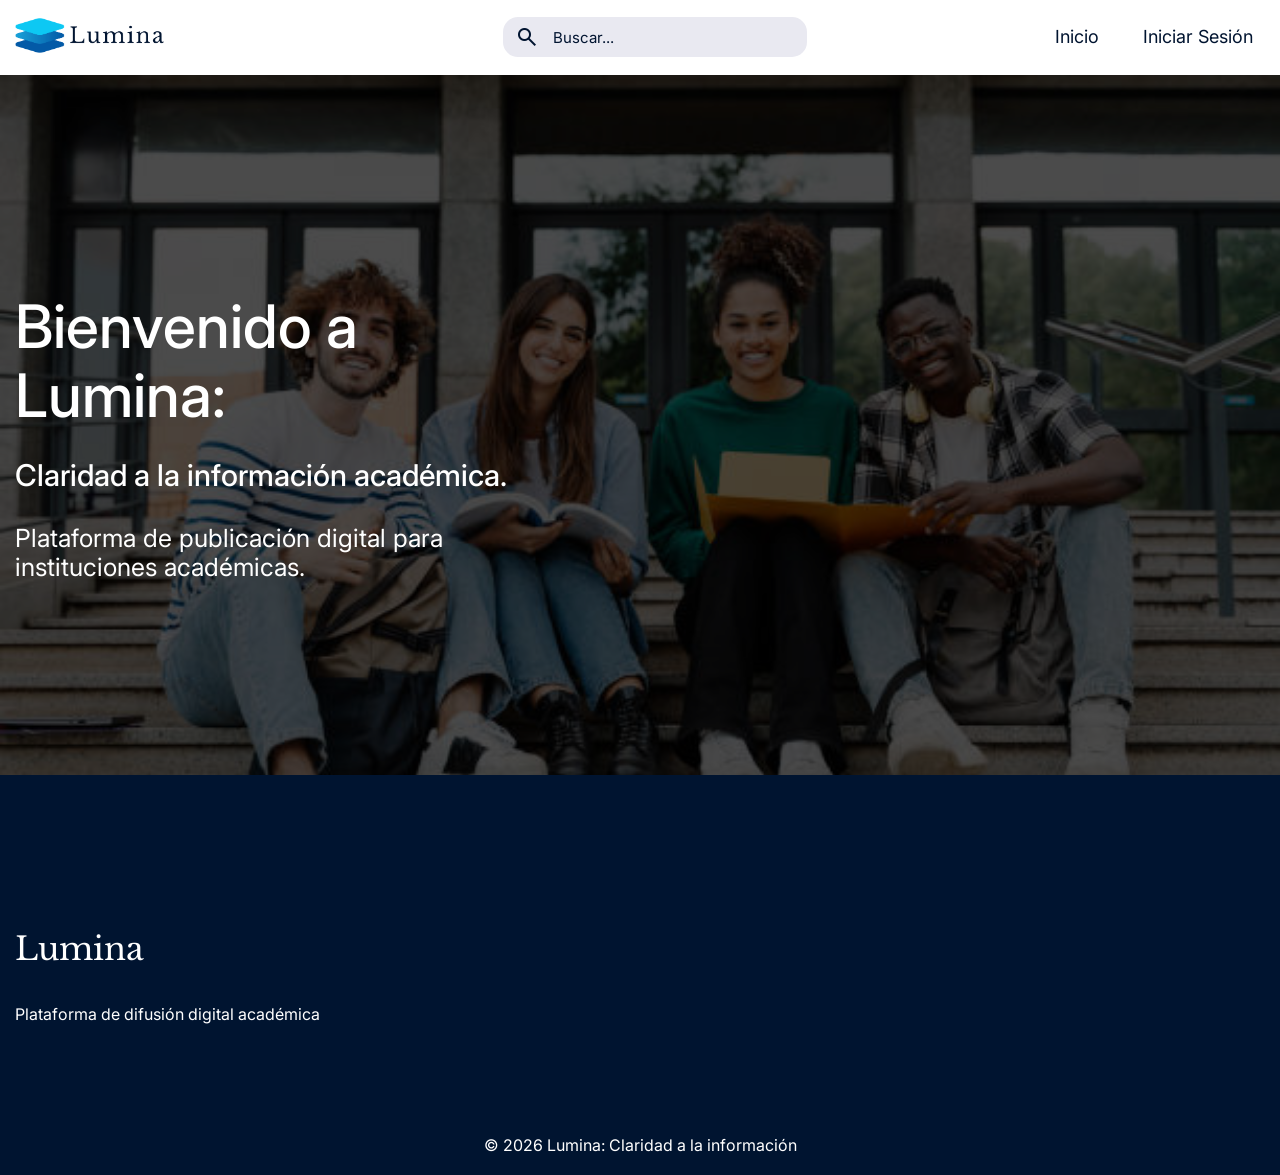
<file: frontend/index.html>
<!DOCTYPE html>
<html lang="es">
<head>
    <meta charset="UTF-8">
    <meta name="viewport" content="width=device-width, initial-scale=1.0">

    <link rel="icon" type="image/png" href="img/logo/Logo Lumina - Sin texto.png">
    <title>Lumina - Inicio</title>

    <link rel="preload" href="css/normalize.css" as="style">
    <link rel="stylesheet" href="css/normalize.css">
    <link rel="preconnect" href="https://fonts.googleapis.com">
    <link rel="preconnect" href="https://fonts.gstatic.com" crossorigin>
    <link href="https://fonts.googleapis.com/css2?family=Inter:ital,opsz,wght@0,14..32,100..900;1,14..32,100..900&family=Libre+Baskerville:ital,wght@0,400..700;1,400..700&display=swap" rel="stylesheet">  
    <link rel="stylesheet" href="https://fonts.googleapis.com/css2?family=Material+Symbols+Outlined:opsz,wght,FILL,GRAD@24,400,0,0&icon_names=search" />
    
    <link rel="preload" href="css/styles.css" as="style">
    <link rel="stylesheet" href="css/styles.css">

</head>
<body>
    <!-- Menú de Navegación -->
    <header>
        <div class="nav-bg">

            <!-- Logo -->
            <div class="logo">
                <a href="index.html">
                  <img src="img/logo/Logo Lumina (Fondo Blanco) Horizontal - Sin eslogan.png" alt="Logo de la universidad">
                </a>
            </div>
            
            <!-- Barra de búsqueda -->
            <div class="search-container">
                <span class="search-icon material-symbols-outlined">search</span>
                <input class="search" type="search" placeholder="Buscar...">
            </div>

            <nav class="nav-principal">
                <a href="index.html">Inicio</a>
                <a href="login.html">Iniciar Sesión</a>
            </nav>

        </div>
    </header>
    
    <!-- Heading --> 
    <section class="uni">
        <section class="contenido-uni">
            <div class="ubicacion">
                <h2>Bienvenido a<br>Lumina: <br><span>Claridad a la información académica.</span></h2>
                <p>Plataforma de publicación digital para<br>instituciones académicas.</p>
            </div> 
        </section>
    </section>
    
    <!-- Contenido Principal -->
    <main>
        <section class="ultimas-publi">

        </section>

        <section class="material-clases">

        </section>

        <section class="salon-fama">

        </section>

    </main>

</body>

<footer class="footer">
    <section class="contenido-footer">
        <h1>Lumina</h1>
        <p>Plataforma de difusión digital académica</p>
    </section>
    <p class="copy">© 2026 Lumina: Claridad a la información</p>
</footer>

<script>
document.addEventListener('DOMContentLoaded', () => {
    const nav = document.querySelector('.nav-principal'); // Seleccionamos tu nav actual
    const estaLogueado = localStorage.getItem('sesion_activa');

    if (estaLogueado === 'true') {
        // Si el usuario ya entró, mostramos todo
        nav.innerHTML = `
            <a href="index.html">Inicio</a>
            <a href="avisos.html">Avisos</a>
            <a href="recursos.html">Recursos</a>
            <a href="cuenta.html">Cuenta</a>
        `;

        // Lógica para el botón de salir
        document.getElementById('btn-salir').addEventListener('click', (e) => {
            e.preventDefault();
            localStorage.removeItem('sesion_activa');
            window.location.reload(); // Recarga para volver al menú de invitado
        });
    } else {
        // Si es un invitado, solo ve Inicio e Iniciar Sesión
        nav.innerHTML = `
            <a href="index.html">Inicio</a>
            <a href="login.html">Iniciar Sesión</a>
        `;
    }
});
</script>
</html>
</file>
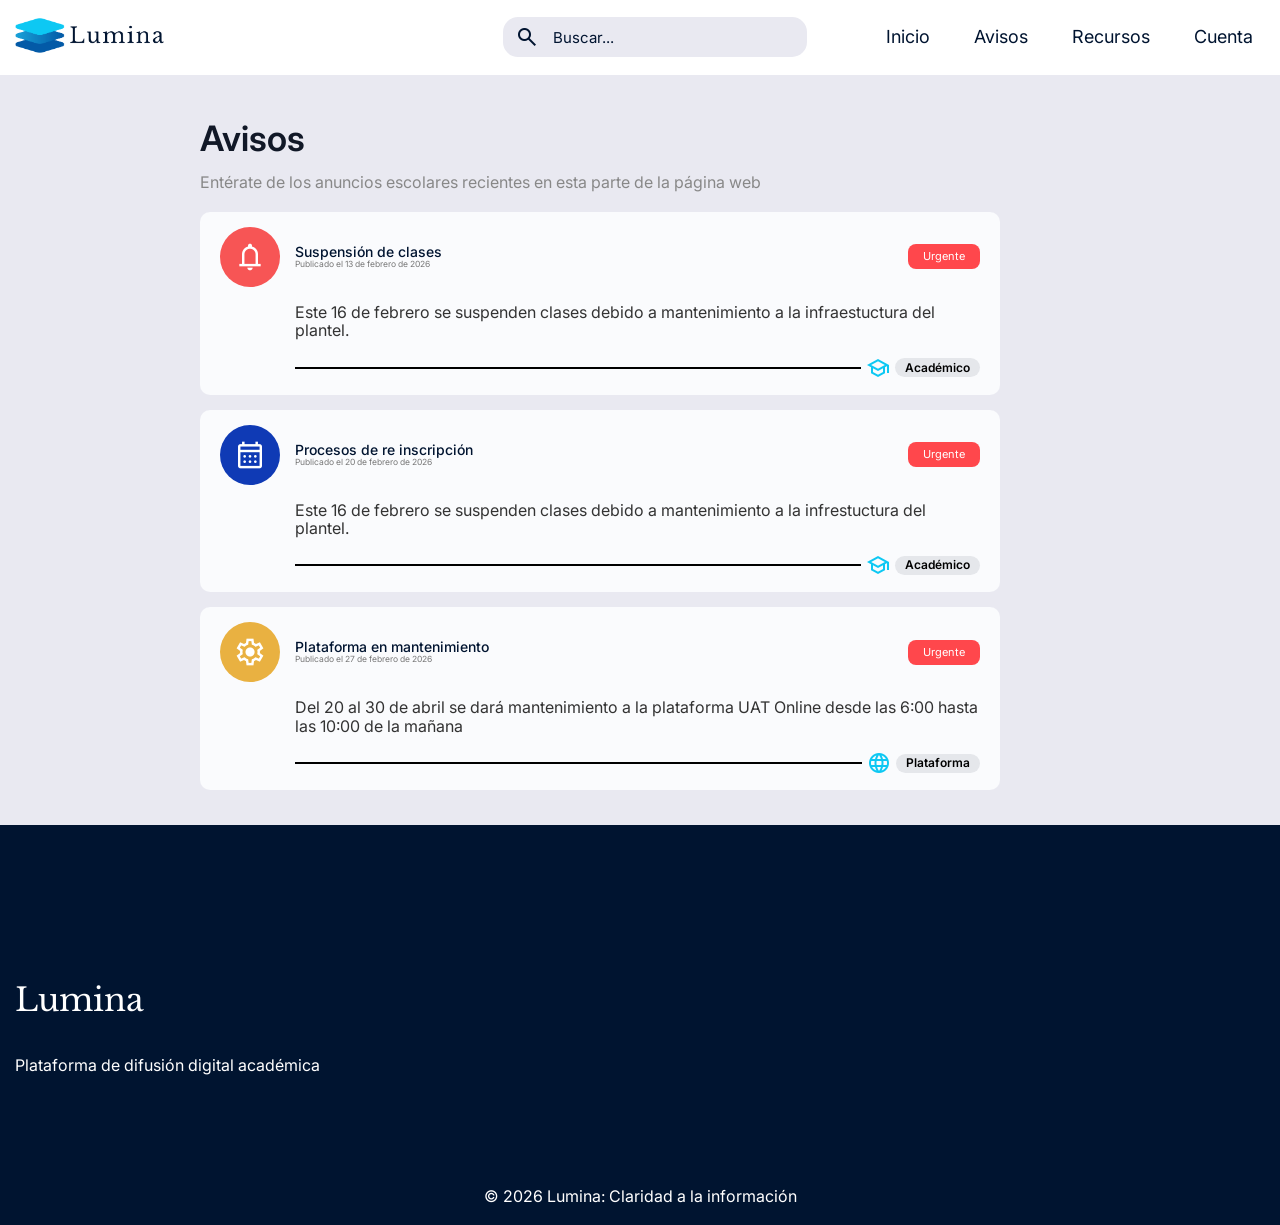
<file: frontend/avisos.html>
<!DOCTYPE html>
<html lang="es">
<head>
    <meta charset="UTF-8">
    <meta name="viewport" content="width=device-width, initial-scale=1.0">

    <link rel="icon" type="image/png" href="img/logo/Logo Lumina - Sin texto.png">
    <title>Lumina - Avisos</title>

    <link rel="preload" href="css/normalize.css" as="style">
    <link rel="stylesheet" href="css/normalize.css">
    <link rel="preconnect" href="https://fonts.googleapis.com">
    <link rel="preconnect" href="https://fonts.gstatic.com" crossorigin>
    <link href="https://fonts.googleapis.com/css2?family=Inter:ital,opsz,wght@0,14..32,100..900;1,14..32,100..900&family=Libre+Baskerville:ital,wght@0,400..700;1,400..700&display=swap" rel="stylesheet">  
    <link rel="stylesheet" href="https://fonts.googleapis.com/css2?family=Material+Symbols+Outlined:opsz,wght,FILL,GRAD@20..48,100..700,0..1,-50..200" />

    <link rel="preload" href="css/styles.css" as="style">
    <link rel="stylesheet" href="css/styles.css">
    <link rel="preload" href="css/avisos.css" as="style">
    <link rel="stylesheet" href="css/avisos.css">

</head>
<body>
    <!-- Menú de Navegación -->
    
     <header>
        <div class="nav-bg">

            <!-- Logo -->
            <div class="logo">
                <a href="index.html">
                  <img src="img/logo/Logo Lumina (Fondo Blanco) Horizontal - Sin eslogan.png" alt="Logo de la universidad">
                </a>
            </div>
            
            <div class="search-container">
                <span class="search-icon material-symbols-outlined">search</span>
                <input class="search" type="search" placeholder="Buscar...">
            </div>

            <nav class="nav-principal">
                <a href="index.html">Inicio</a>
                <a href="avisos.html">Avisos</a>
                <a href="recursos.html">Recursos</a>
                <a href="cuenta.html" class="btn-cuenta-estilo">Cuenta</a>
            </nav>
        </div>
    </header>

    <main class="contenedor-principal">
    
        <div class="encabezado-pagina">
            <h1>Avisos</h1>
            <p>Entérate de los anuncios escolares recientes en esta parte de la página web</p>
        </div>

        <div class="tarjeta-aviso">
        
            <div class="tarjeta-header">
                <div class="icono-principal bg-rojo">
                    <span class="material-symbols-outlined">notifications</span>
                </div>
            
                <div class="titulos">
                    <h2>Suspensión de clases</h2>
                    <p class="fecha">Publicado el 13 de febrero de 2026</p>
                </div>
            
                <div class="badge-urgente">Urgente</div>
            </div>

            <div class="tarjeta-body">
                <p>Este 16 de febrero se suspenden clases debido a mantenimiento a la infraestuctura del plantel.</p>
            </div>

        <div class="tarjeta-footer">
            <div class="linea-negra"></div>
            <span class="material-symbols-outlined icono-etiqueta" style="color: #0dc8f3;">school</span>
            <div class="etiqueta-blanca">Académico</div>
        </div>


        </div>
    
        <div class="tarjeta-aviso">
        
        <div class="tarjeta-header">
            <div class="icono-principal bg-rojo2">
                <span class="material-symbols-outlined">Calendar_Month </span>
            </div>
            
                <div class="titulos">
                    <h2>Procesos de re inscripción</h2>
                    <p class="fecha">Publicado el 20 de febrero de 2026</p>
                </div>
            
                <div class="badge-urgente">Urgente</div>
            </div>
            <div class="tarjeta-body">
                <p>Este 16 de febrero se suspenden clases debido a mantenimiento a la infrestuctura del plantel.</p>
            </div>
        <div class="tarjeta-footer">
            <div class="linea-negra"></div>
            <span class="material-symbols-outlined material-simbolo-linea" style="color: #0dc8f3;">school</span>
            <div class="etiqueta-blanca">Académico</div>
        </div>


    
    </div>
    <div class="tarjeta-aviso">
        
        <div class="tarjeta-header">
            <div class="icono-principal bg-rojo3">
                <span class="material-symbols-outlined">Settings </span>
            </div>
            
            <div class="titulos">
                <h2>Plataforma en mantenimiento</h2>
                <p class="fecha">Publicado el 27 de febrero de 2026</p>
            </div>
            
            <div class="badge-urgente">Urgente</div>
        </div>

        <div class="tarjeta-body">
            <p>Del 20 al 30 de abril se dará mantenimiento a la plataforma UAT Online desde las 6:00 hasta las 10:00 de la mañana</p>
        </div>

        <div class="tarjeta-footer">
            <div class="linea-negra"></div>
            <span class="material-symbols-outlined material-simbolo-linea" style="color: #0dc8f3;">Language</span>
            <div class="etiqueta-blanca">Plataforma</div>
        </div>
    
    
    </div>
</main>
        

</body>
<footer class="footer">
    <section class="contenido-footer">
        <h1>Lumina</h1>
        <p>Plataforma de difusión digital académica</p>
    </section>
    <p class="copy">© 2026 Lumina: Claridad a la información</p>
</footer>
</html>
</file>
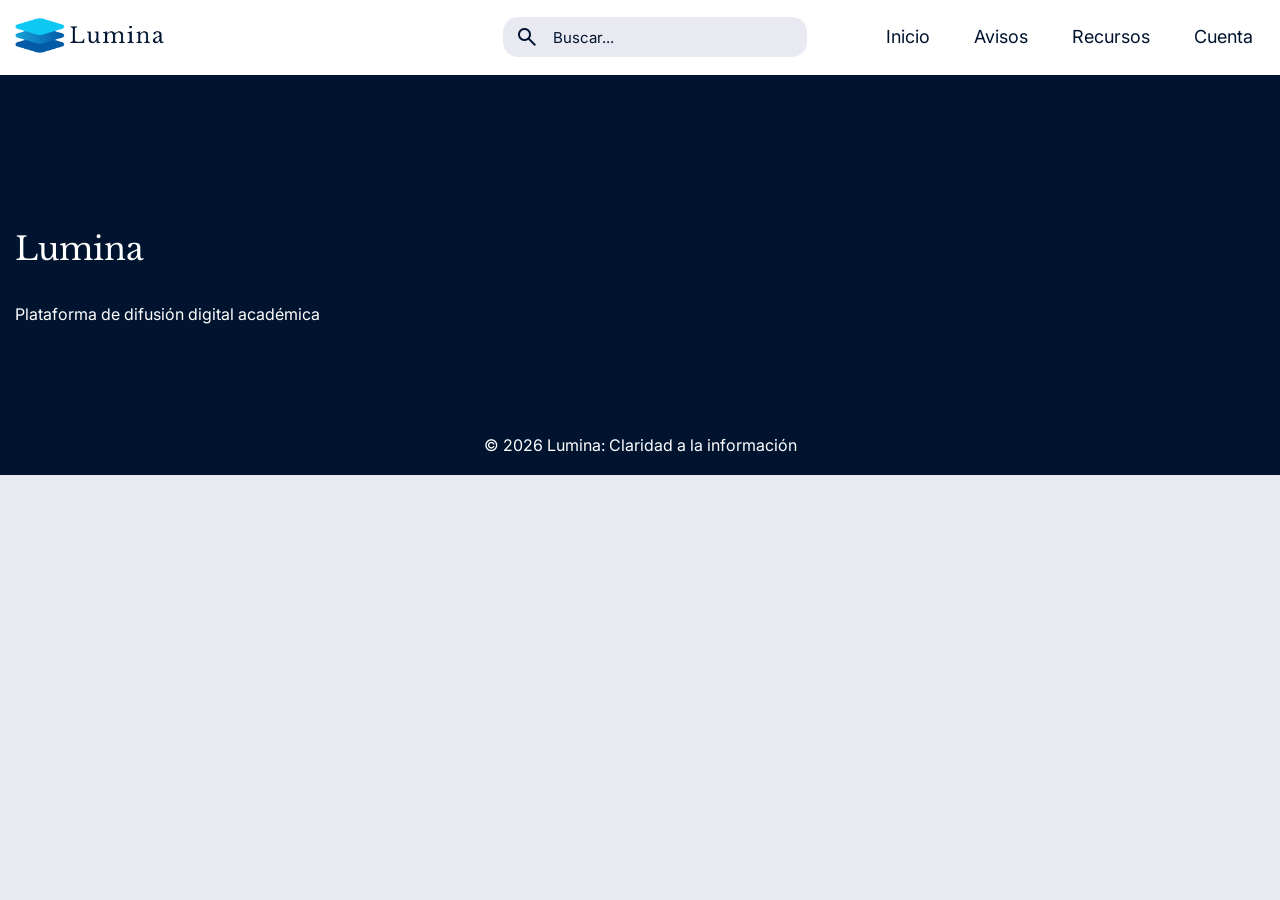
<file: frontend/likes.html>
<!DOCTYPE html>
<html lang="es">
<head>
    <meta charset="UTF-8">
    <meta name="viewport" content="width=device-width, initial-scale=1.0">

    <link rel="icon" type="image/png" href="img/logo/Logo Lumina - Sin texto.png">
    <title>Lumina - Me gusta</title>

    <link rel="preload" href="css/normalize.css" as="style">
    <link rel="stylesheet" href="css/normalize.css">
    <link rel="preconnect" href="https://fonts.googleapis.com">
    <link rel="preconnect" href="https://fonts.gstatic.com" crossorigin>
    <link href="https://fonts.googleapis.com/css2?family=Inter:ital,opsz,wght@0,14..32,100..900;1,14..32,100..900&family=Libre+Baskerville:ital,wght@0,400..700;1,400..700&display=swap" rel="stylesheet">  
    <link rel="stylesheet" href="https://fonts.googleapis.com/css2?family=Material+Symbols+Outlined:opsz,wght,FILL,GRAD@24,400,0,0&icon_names=search" />
    
    <link rel="preload" href="css/styles.css" as="style">
    <link rel="stylesheet" href="css/styles.css">

</head>
<body>
    <!-- Menú de Navegación -->
    <header>
        <div class="nav-bg">

            <!-- Logo -->
            <div class="logo">
                <a href="index.html">
                  <img src="img/logo/Logo Lumina (Fondo Blanco) Horizontal - Sin eslogan.png" alt="Logo de la universidad">
                </a>
            </div>
            
            <!-- Barra de búsqueda -->
            <div class="search-container">
                <span class="search-icon material-symbols-outlined">search</span>
                <input class="search" type="search" placeholder="Buscar...">
            </div>

            <nav class="nav-principal">
                <a href="index.html">Inicio</a>
                <a href="avisos.html">Avisos</a>
                <a href="recursos.html">Recursos</a>
                <a href="cuenta.html" class="btn-cuenta-estilo active-link">Cuenta</a>
            </nav>

        </div>
    </header>
    
    <!-- Contenido Principal -->
    <main>

    </main>

</body>

<footer class="footer">
    <section class="contenido-footer">
        <h1>Lumina</h1>
        <p>Plataforma de difusión digital académica</p>
    </section>
    <p class="copy">© 2026 Lumina: Claridad a la información</p>
</footer>

</html>
</file>
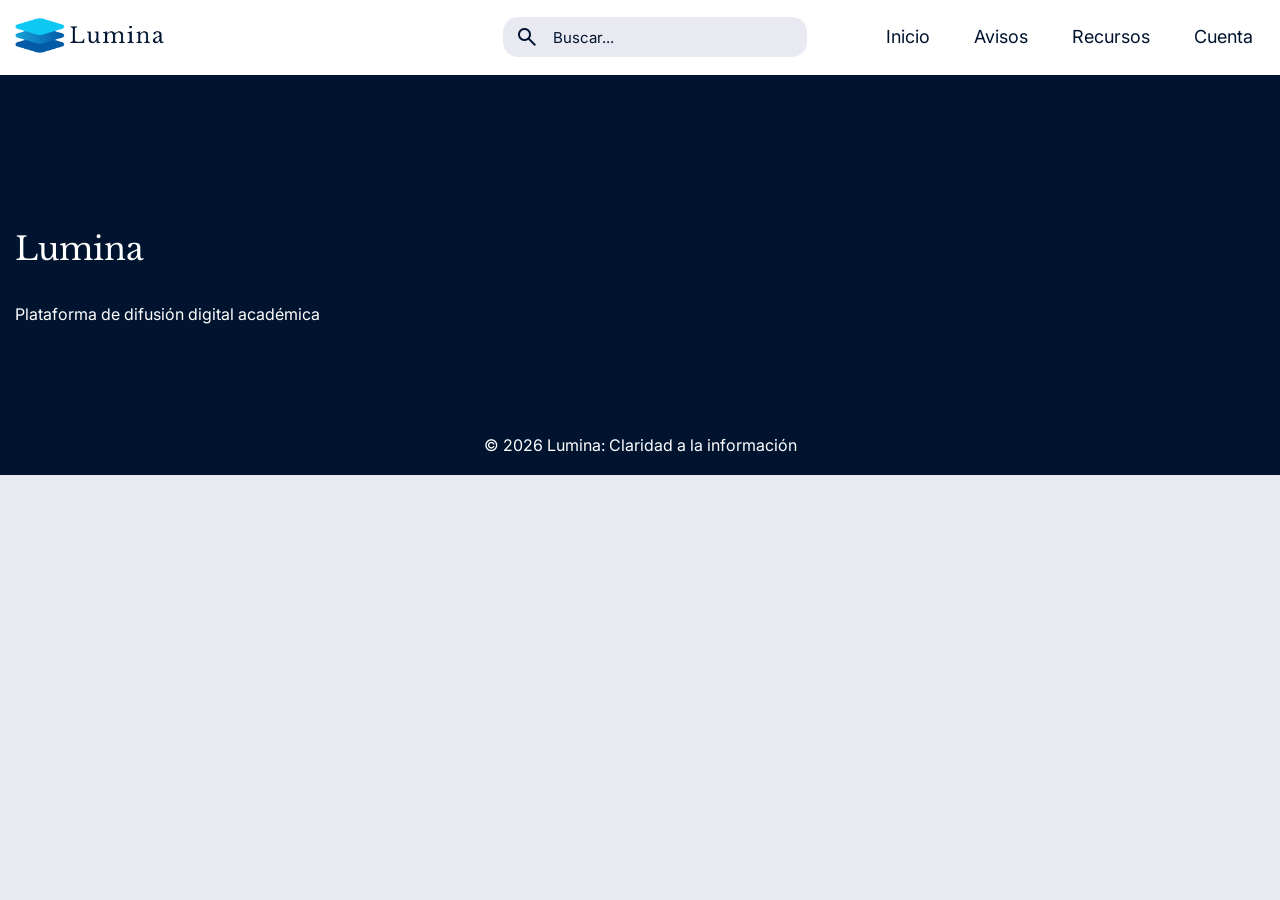
<file: frontend/saved.html>
<!DOCTYPE html>
<html lang="es">
<head>
    <meta charset="UTF-8">
    <meta name="viewport" content="width=device-width, initial-scale=1.0">

    <link rel="icon" type="image/png" href="img/logo/Logo Lumina - Sin texto.png">
    <title>Lumina - Guardados</title>

    <link rel="preload" href="css/normalize.css" as="style">
    <link rel="stylesheet" href="css/normalize.css">
    <link rel="preconnect" href="https://fonts.googleapis.com">
    <link rel="preconnect" href="https://fonts.gstatic.com" crossorigin>
    <link href="https://fonts.googleapis.com/css2?family=Inter:ital,opsz,wght@0,14..32,100..900;1,14..32,100..900&family=Libre+Baskerville:ital,wght@0,400..700;1,400..700&display=swap" rel="stylesheet">  
    <link rel="stylesheet" href="https://fonts.googleapis.com/css2?family=Material+Symbols+Outlined:opsz,wght,FILL,GRAD@24,400,0,0&icon_names=search" />
    
    <link rel="preload" href="css/styles.css" as="style">
    <link rel="stylesheet" href="css/styles.css">

</head>
<body>
    <!-- Menú de Navegación -->
    <header>
        <div class="nav-bg">

            <!-- Logo -->
            <div class="logo">
                <a href="index.html">
                  <img src="img/logo/Logo Lumina (Fondo Blanco) Horizontal - Sin eslogan.png" alt="Logo de la universidad">
                </a>
            </div>
            
            <!-- Barra de búsqueda -->
            <div class="search-container">
                <span class="search-icon material-symbols-outlined">search</span>
                <input class="search" type="search" placeholder="Buscar...">
            </div>

            <nav class="nav-principal">
                <a href="index.html">Inicio</a>
                <a href="avisos.html">Avisos</a>
                <a href="recursos.html">Recursos</a>
                <a href="cuenta.html" class="btn-cuenta-estilo active-link">Cuenta</a>
            </nav>

        </div>
    </header>
    
    <!-- Contenido Principal -->
    <main>

    </main>

</body>

<footer class="footer">
    <section class="contenido-footer">
        <h1>Lumina</h1>
        <p>Plataforma de difusión digital académica</p>
    </section>
    <p class="copy">© 2026 Lumina: Claridad a la información</p>
</footer>

</html>
</file>
<file: frontend/css/styles.css>
:root {
    --blanco: #ffffff;
    --gris-claro: #e9e9f1;
    --fondo: #f4f4f4;
    --negro: #000000;
    --azul-logo: #001430;
    --celeste-bri: #00e3f8;
    --celeste: #0dc8f3;
    --principal: #19a2d9;
    --secundario: #0f3ab5;
    --boton-azul: #2643d4;
    --fuente-principal: 'Inter', sans-serif;
}

/* Globales */
html {
    font-size: 62.5%;
    box-sizing: border-box; /* Hack para Box Model */
}

*, *:before, *:after {
  box-sizing: inherit;
}

body {
    font-size: 16px; /* 1rem = 10px */
    background-color: var(--gris-claro);
    margin: 0;
    font-family: var(--fuente-principal);
}

/* Barra Navegación */
.nav-bg {
    background-color: var(--blanco);
    padding: 1.5rem;
    display: flex;
    flex-direction: column;
    justify-content: space-between;
}

@media (min-width: 768px) {
    .nav-bg {
        align-items: center;
        position: relative;
        flex-direction: row;
        align-items: center;
    }
}

/* Logo en nav */
.logo {
    display: flex;
    justify-content: center;
    align-items: center;
    margin-bottom: 1rem;
    gap: 2.5rem;
}

.logo img {
    height: 3.5rem;
    width: auto;
}

.logo p {
    font-family: "Libre Baskerville", serif;
    font-weight: 700;
    font-size: 1.5rem;
    margin: 0;
}

@media (min-width: 768px) {
    .logo {
        display: flex;
        align-items: center;
        justify-content: center;
        margin-bottom: 0;
    }
}

/* Barra de busqueda */
.search-container {
    display: flex;
    align-items: center;
    background: var(--gris-claro);
    border-radius: 1.5rem;
    padding: 1.2rem;
    width: auto;
    height: 4rem;
}

.search::placeholder,
.search-icon {
    color: var(--azul-logo);
}

.search {
    font-size: 1.5rem;
    font-family: var(--fuente-principal);
    margin-left: 1.2rem;
    outline: none;
    border: none;
    background: transparent;    
    width: 100%;
}

@media (min-width: 768px) {
    .search-container {
        flex-direction: row;
        align-items: center;
        margin-left: 1.5rem;
        margin-right: 1.5rem;
        position: absolute;
        left: 50%;
        transform: translateX(-50%);
    }
}

/* Navegación */
.nav-principal {
    display: flex;
    flex-direction: column;
    align-items: stretch;
    margin-top: 1rem;
}

@media (min-width: 768px) {
    .nav-principal {
        flex-direction: row;
        justify-content: space-between;
        margin-top: 0;
        gap: 2rem;
        align-items: center;
    }
}

.nav-principal a{
    display: block;
    text-align: center;
    color: var(--azul-logo);
    text-decoration: none;
    font-weight: 400;
    font-size: 1.8rem;
    padding: 1.2rem;
}

.nav-principal a:hover {
    background-color:var(--gris-claro);
    color: var(--azul-logo);
    border-radius: 1.5rem;
}

/* Uni - Inicio */
.uni {
    background-image: url(../img/bg/bg-inicio.jpg);
    background-repeat: no-repeat;
    background-size: cover;
    height: 40rem;
    position: relative;
}

@media (min-width: 768px) {
    .uni {
        height: 70rem;
    }
}

.contenido-uni {
    position: absolute;
    background-color: rgba(0, 0, 0, .7);
    background-color: rgb(0 0 0 / 70%);
    width: 100%;
    height: 100%;
    display: flex;
    flex-direction: column;
	align-items: start;
	justify-content: center;
}

.contenido-uni h2,
.contenido-uni p {
    color: var(--blanco);
    font-size: 1.5rem;
}

.contenido-uni h2 {
    font-size: 3.5rem;
    font-weight: 500;
    margin-bottom: 0;
    padding-bottom: 0;
}

.contenido-uni h2 span {
    font-size: 3rem;
    margin-top: 0;
}

@media (min-width: 768px) {
    .contenido-uni h2 {
        font-size: 6rem;
    }

    .contenido-uni p {
        font-size: 2.5rem;
    }
}

.contenido-uni .ubicacion {
    margin: 1.5rem;
    display: block;
    align-items: center;
}

/* Footer */
.footer {
    background-color: var(--azul-logo);
    height: 40rem;
    position: relative;
}

.contenido-footer {
    position: absolute;
    width: 100%;
    height: 100%;
    display: flex;
    flex-direction: column;
    align-items: start;
    justify-content: center;
    padding: 1.5rem;
}

.footer h1 {
    color: var(--blanco);
    font-family: "Libre Baskerville", serif;
    font-weight: 400;
}

.footer p {
    color: var(--blanco);
}

p.copy {
    position: absolute;
    bottom: 0;
    width: 100%;
    margin: 0;
    padding: 2rem 0;
    text-align: center;
}
</file>
<file: frontend/css/avisos.css>
:root {
    --blanco: #ffffff;
    --gris-claro: #e9e9f1;
    --negro: #000000;
    --azul-logo: #001430;
    --gris-suave: #e5e7eb;
    --texto-oscuro: #111827;
    --texto-gris: #6b7280;
    --fuente-principal: 'Inter', sans-serif;
    --azul-primario: #1d4ed8; 
}

/* Corrección a tu tarjeta principal */
.tarjeta-aviso {
    background-color: rgb(250, 251, 253); /* Usamos el gris clarito */
    border-radius: 1rem;
    padding: 1.5rem 2rem;
    width: 100%;
    max-width: 80rem;
    margin-bottom: 1.5rem; /* Separación si agregas más tarjetas */
    font-family: 'Inter', sans-serif;
}

/* Estilos para el título principal de la página */
.encabezado-pagina {
    font-family: 'Inter', sans-serif;
    margin-bottom: 2rem;
}
.encabezado-pagina h1 {
    font-size: 3.5rem;
    font-weight: 600;
    margin-bottom: 1.5rem;
}
.encabezado-pagina p {
    color: #888;
    margin-top: 0;
}

/* Estilos internos de la tarjeta */
.tarjeta-header {
    display: flex;
    align-items: center; /* Centra todo verticalmente */
    gap: 1.5rem; /* Espacio exacto entre el círculo rojo y el texto */
    width: 100%;
}

.icono-principal {
    min-width: 60px; /* Usar min-width evita que el círculo se aplaste como un óvalo */
    height: 60px;
    border-radius: 50%;
    display: flex;
    justify-content: center;
    align-items: center;
    color: white;
}
.icono-principal .material-symbols-outlined {
    font-size: 32px;
}
.bg-rojo {
    background-color: #f75555; /* Color del círculo rojo */
}

.bg-rojo2{
    background-color: #0f3ab5;
}

.bg-rojo3{
    background-color: #e9b141;
}

.titulos {
    flex-grow: 1; /* Esto es la magia: empuja el botón "Urgente" todo hacia la derecha */
    display: flex;
    flex-direction: column;
}
.titulos h2 {
    margin: 0;
    color: var(--azul-logo);
    font-weight: 500;
    font-size: 1.4rem;
}
.titulos .fecha {
    margin: 0;
    color: #777;
    font-size: 0.85rem;
}

.badge-urgente {
    background-color: #ff474c;
    color: white;
    padding: 0.6rem 1.5rem;
    border-radius: 8px; /* Ligeramente redondeado */
    font-size: 1.1rem;
}

.tarjeta-body {
    margin-left: calc(60px + 1.5rem); /* Se salta el ancho del círculo rojo + el gap */
    margin-top: 1rem;
    color: #333;
}


.tarjeta-footer {
    display: flex;
    align-items: center;
    gap: 0.5rem;
    margin-left: calc(60px + 1.5rem); /* Misma alineación que el cuerpo */
    margin-top: 1.5rem;
}

.linea-negra {
    flex-grow: 1; /* Hace que la línea se estire todo lo posible */
    height: 2px;
    background-color: black;
}

.icono-etiqueta {
    color: var(--celeste);
    display: flex;
    align-items: center;
}

/* Pastilla SOLO para el texto "Académico" */
.etiqueta-blanca {
    display: inline-flex;
    align-items: center;
    background-color: #e5e7eb;
    color: var(--negro);
    padding: 0.35rem 1.0rem;
    border-radius: 9999px;
    font-weight: 600;
    font-size: 1.2rem;
    line-height: 1;
    white-space: nowrap;
}


/* Esto fuerza a los íconos a mantener un tamaño normal */
/*.material-symbols-outlined {
    font-size: 28px !important; /* Tamaño fijo
    line-height: 1;
    overflow: hidden;
} */

.material-simbolo-linea {
    font-size:28 !important;
    line-height: 1;
    overflow: hidden;
}

.contenedor-principal {
    width: 100%;
    max-width: 900px; /* Ajustamos el ancho para que se vea como en tu imagen */
    margin: 0 auto !important; /* El !important fuerza el centrado por si otra cosa interfiere */
    padding: 2rem 1rem;
    box-sizing: border-box; /* Asegura que el padding no expanda el tamaño total */
}
.search-container {
    display: flex;
    align-items: center;
    background: var(--gris-claro);
    border-radius: 1.5rem;
    padding: 1.2rem;
    height: 4rem;
}

html {
    font-size: 62.5%;
}

body {
    font-size: 16px;
    background-color: var(--gris-claro); /* Usando el gris del index */
    font-family: var(--fuente-principal);
    color: var(--texto-oscuro);
    margin: 0;
    -webkit-font-smoothing: antialiased;
}
</file>
